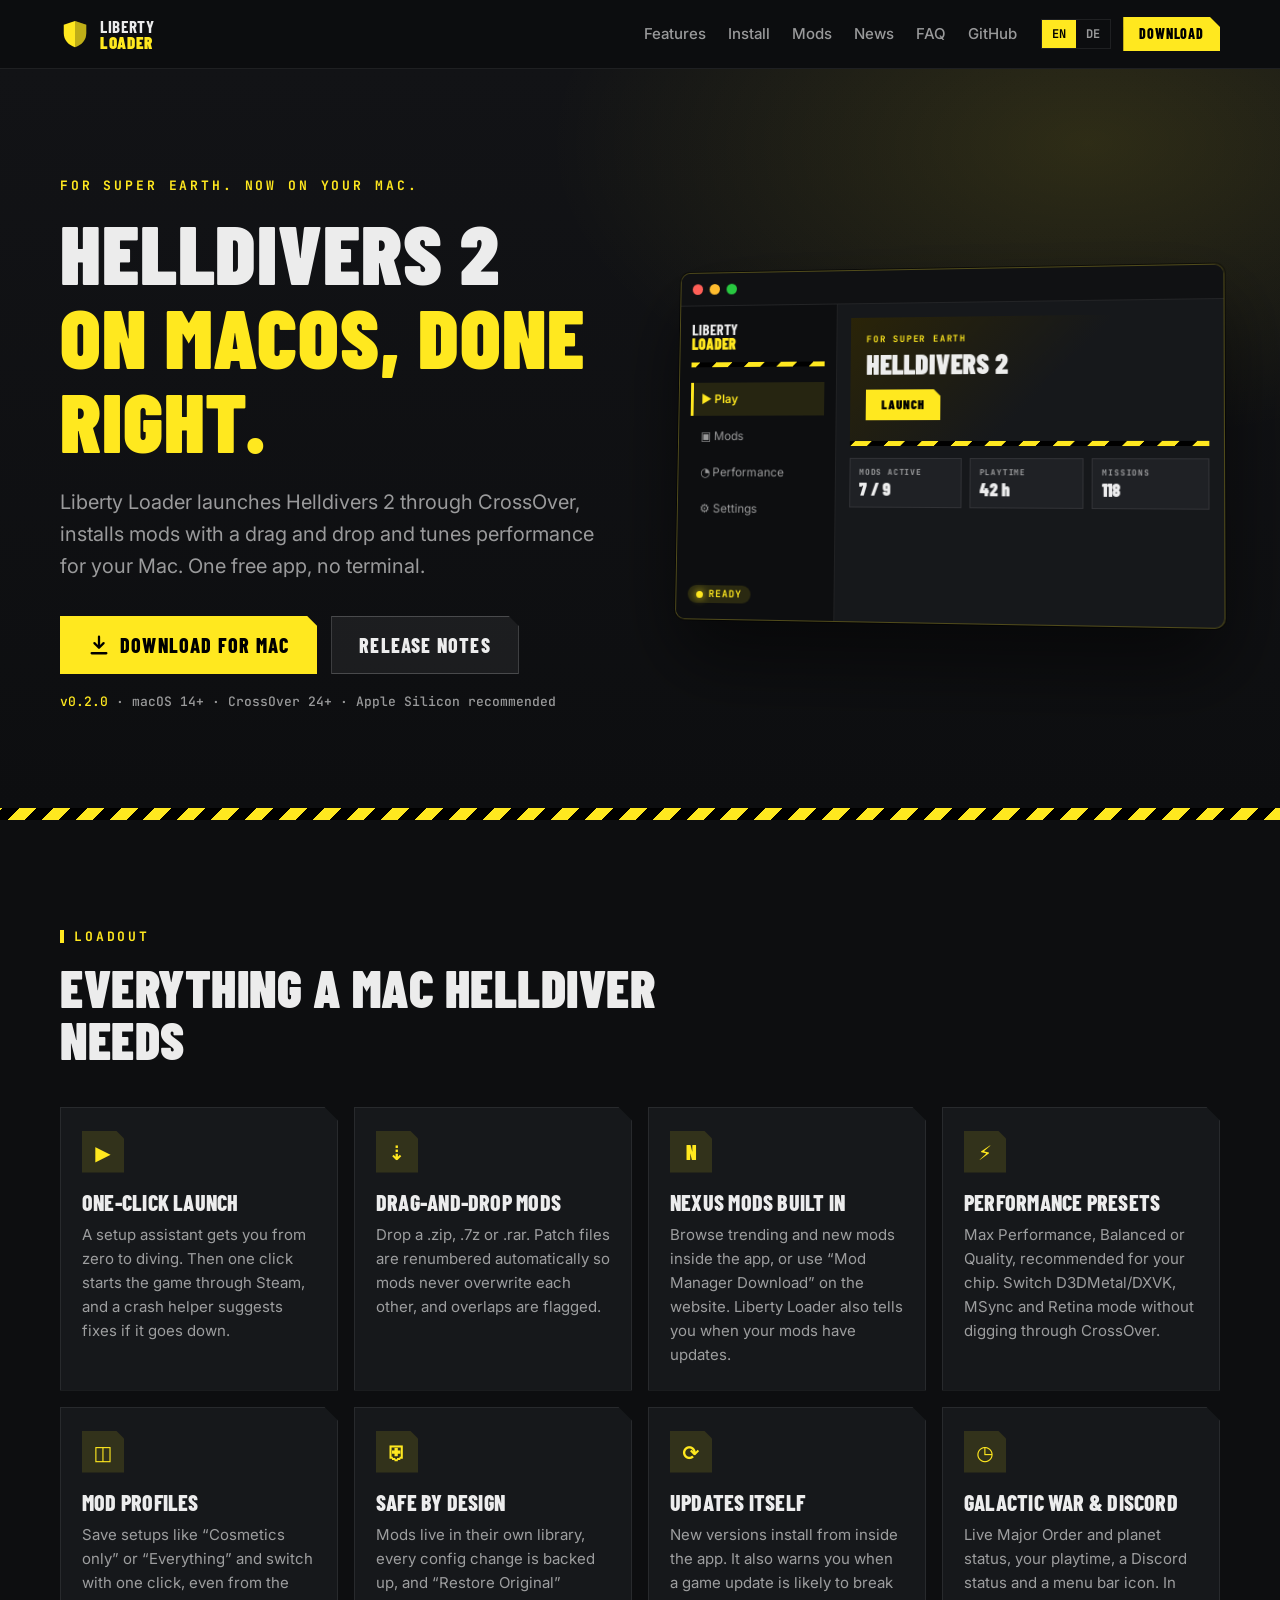
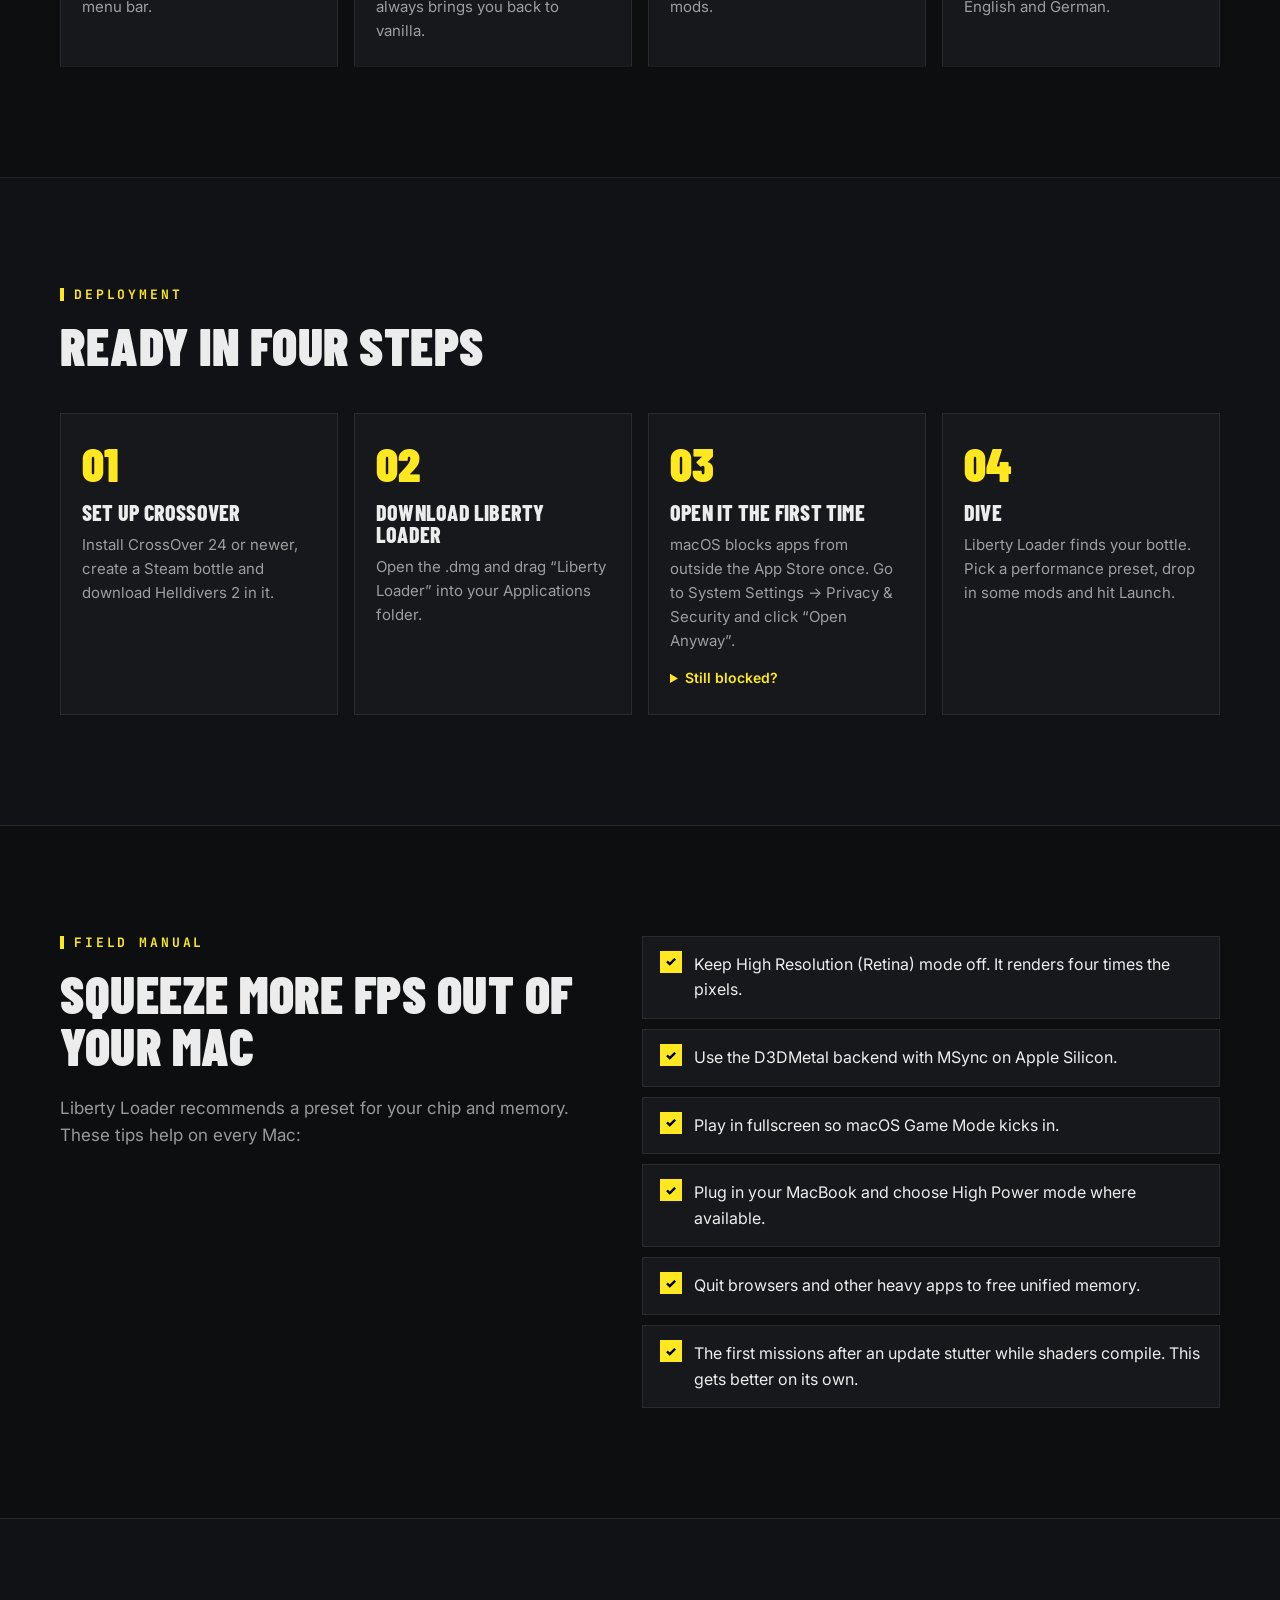
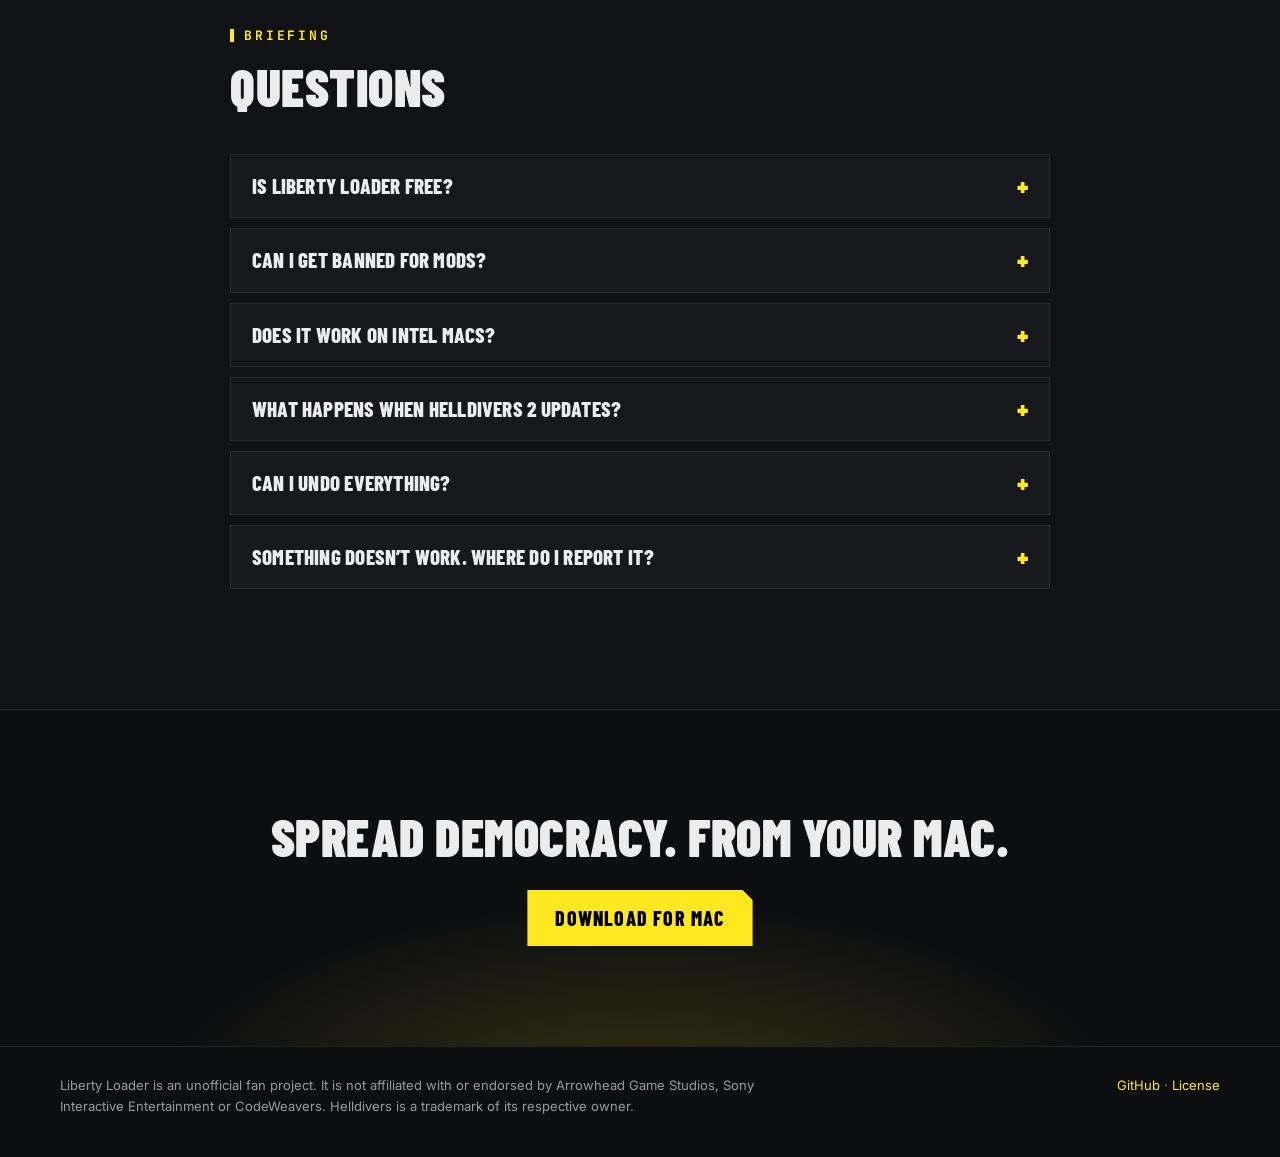
<file: site/index.html>
<!doctype html>
<html lang="en" data-title-de="Liberty Loader – Helldivers 2 auf deinem Mac">
<head>
  <meta charset="utf-8">
  <meta name="viewport" content="width=device-width, initial-scale=1">
  <title>Liberty Loader – Helldivers 2 on your Mac</title>
  <meta name="description" content="Free macOS launcher for Helldivers 2 on CrossOver: one-click launch, drag-and-drop mods, Nexus Mods integration and performance presets.">
  <meta property="og:title" content="Liberty Loader – Helldivers 2 on your Mac">
  <meta property="og:description" content="Launch, mod and tune Helldivers 2 on macOS with CrossOver.">
  <meta name="theme-color" content="#0d0e10">
  <link rel="icon" href="data:image/svg+xml,%3Csvg xmlns='http://www.w3.org/2000/svg' viewBox='0 0 64 64'%3E%3Cpath d='M32 4 8 12v18c0 15 10 26 24 30 14-4 24-15 24-30V12z' fill='%23ffe81f'/%3E%3Cpath d='M32 4v56c14-4 24-15 24-30V12z' fill='%23000' opacity='.25'/%3E%3C/svg%3E">
  <link rel="preconnect" href="https://fonts.googleapis.com">
  <link rel="preconnect" href="https://fonts.gstatic.com" crossorigin>
  <link href="https://fonts.googleapis.com/css2?family=Barlow+Condensed:wght@600;800;900&family=Inter:wght@400;500;600&family=JetBrains+Mono:wght@500;700&display=swap" rel="stylesheet">
  <link rel="stylesheet" href="styles.css">
</head>
<body>
  <a class="skip" href="#main" data-i18n="skip">Skip to content</a>

  <header class="nav">
    <div class="wrap nav-inner">
      <a class="brand" href="#top" aria-label="Liberty Loader">
        <svg class="shield" viewBox="0 0 64 64" aria-hidden="true"><path d="M32 4 8 12v18c0 15 10 26 24 30 14-4 24-15 24-30V12z"/><path class="shade" d="M32 4v56c14-4 24-15 24-30V12z"/></svg>
        <span><b>LIBERTY</b><i>LOADER</i></span>
      </a>
      <nav class="links" aria-label="Main">
        <a href="#features" data-i18n="nav.features">Features</a>
        <a href="#install" data-i18n="nav.install">Install</a>
        <a href="mods.html" data-i18n="nav.mods">Mods</a>
        <a href="news.html" data-i18n="nav.news">News</a>
        <a href="#faq" data-i18n="nav.faq">FAQ</a>
        <a href="https://github.com/Joto3D/Liberty-Loader" target="_blank" rel="noopener">GitHub</a>
      </nav>
      <div class="nav-actions">
        <div class="lang" role="group" aria-label="Language">
          <button type="button" data-lang="en">EN</button>
          <button type="button" data-lang="de">DE</button>
        </div>
        <a class="btn btn-primary btn-sm" href="#download" data-i18n="nav.download">Download</a>
      </div>
    </div>
  </header>

  <main id="main">
    <!-- Hero -->
    <section class="hero" id="top">
      <div class="wrap hero-grid">
        <div class="hero-copy">
          <p class="kicker" data-i18n="hero.kicker">For Super Earth. Now on your Mac.</p>
          <h1><span data-i18n="hero.title1">Helldivers 2</span><br><em data-i18n="hero.title2">on macOS, done right.</em></h1>
          <p class="lead" data-i18n="hero.lead">Liberty Loader launches Helldivers 2 through CrossOver, installs mods with a drag and drop and tunes performance for your Mac. One free app, no terminal.</p>
          <div class="cta" id="download">
            <a class="btn btn-primary btn-lg" href="https://github.com/Joto3D/Liberty-Loader/releases/latest/download/LibertyLoader.dmg">
              <svg viewBox="0 0 24 24" aria-hidden="true"><path d="M12 3v12m0 0-5-5m5 5 5-5M4 21h16"/></svg>
              <span data-i18n="hero.download">Download for Mac</span>
            </a>
            <a class="btn btn-ghost btn-lg" href="https://github.com/Joto3D/Liberty-Loader/releases/latest" target="_blank" rel="noopener" data-i18n="hero.notes">Release notes</a>
          </div>
          <p class="meta"><span class="version" id="version">v0.2.0</span> · <span data-i18n="hero.meta">macOS 14+ · CrossOver 24+ · Apple Silicon recommended</span></p>
        </div>

        <!-- App mockup, drawn in HTML/CSS -->
        <div class="mock" aria-hidden="true">
          <div class="mock-bar"><i></i><i></i><i></i></div>
          <div class="mock-body">
            <aside class="mock-side">
              <div class="mock-logo"><b>LIBERTY</b><i>LOADER</i></div>
              <div class="hazard thin"></div>
              <ul>
                <li class="on">▶ <span data-i18n="mock.play">Play</span></li>
                <li>▣ Mods</li>
                <li>◔ <span data-i18n="mock.perf">Performance</span></li>
                <li>⚙ <span data-i18n="mock.settings">Settings</span></li>
              </ul>
              <span class="pill"><i></i><span data-i18n="mock.ready">Ready</span></span>
            </aside>
            <div class="mock-main">
              <div class="mock-hero">
                <small data-i18n="hero.kicker2">For Super Earth</small>
                <strong>HELLDIVERS 2</strong>
                <span class="mock-btn" data-i18n="mock.launch">Launch</span>
                <div class="hazard"></div>
              </div>
              <div class="mock-tiles">
                <div><small data-i18n="mock.mods">Mods active</small><b>7 / 9</b></div>
                <div><small data-i18n="mock.time">Playtime</small><b>42 h</b></div>
                <div><small data-i18n="mock.missions">Missions</small><b>118</b></div>
              </div>
            </div>
          </div>
        </div>
      </div>
    </section>

    <div class="hazard band" role="presentation"></div>

    <!-- Features -->
    <section class="section" id="features">
      <div class="wrap">
        <header class="section-head">
          <p class="eyebrow" data-i18n="features.eyebrow">Loadout</p>
          <h2 data-i18n="features.title">Everything a Mac Helldiver needs</h2>
        </header>
        <div class="grid features">
          <article class="card">
            <span class="icon">▶</span>
            <h3 data-i18n="f.launch.t">One-click launch</h3>
            <p data-i18n="f.launch.d">A setup assistant gets you from zero to diving. Then one click starts the game through Steam, and a crash helper suggests fixes if it goes down.</p>
          </article>
          <article class="card">
            <span class="icon">⇣</span>
            <h3 data-i18n="f.mods.t">Drag-and-drop mods</h3>
            <p data-i18n="f.mods.d">Drop a .zip, .7z or .rar. Patch files are renumbered automatically so mods never overwrite each other, and overlaps are flagged.</p>
          </article>
          <article class="card">
            <span class="icon">N</span>
            <h3 data-i18n="f.nexus.t">Nexus Mods built in</h3>
            <p data-i18n="f.nexus.d">Browse trending and new mods inside the app, or use “Mod Manager Download” on the website. Liberty Loader also tells you when your mods have updates.</p>
          </article>
          <article class="card">
            <span class="icon">⚡</span>
            <h3 data-i18n="f.perf.t">Performance presets</h3>
            <p data-i18n="f.perf.d">Max Performance, Balanced or Quality, recommended for your chip. Switch D3DMetal/DXVK, MSync and Retina mode without digging through CrossOver.</p>
          </article>
          <article class="card">
            <span class="icon">◫</span>
            <h3 data-i18n="f.profiles.t">Mod profiles</h3>
            <p data-i18n="f.profiles.d">Save setups like “Cosmetics only” or “Everything” and switch with one click, even from the menu bar.</p>
          </article>
          <article class="card">
            <span class="icon">⛨</span>
            <h3 data-i18n="f.safe.t">Safe by design</h3>
            <p data-i18n="f.safe.d">Mods live in their own library, every config change is backed up, and “Restore Original” always brings you back to vanilla.</p>
          </article>
          <article class="card">
            <span class="icon">⟳</span>
            <h3 data-i18n="f.update.t">Updates itself</h3>
            <p data-i18n="f.update.d">New versions install from inside the app. It also warns you when a game update is likely to break mods.</p>
          </article>
          <article class="card">
            <span class="icon">◷</span>
            <h3 data-i18n="f.extra.t">Galactic War &amp; Discord</h3>
            <p data-i18n="f.extra.d">Live Major Order and planet status, your playtime, a Discord status and a menu bar icon. In English and German.</p>
          </article>
        </div>
      </div>
    </section>

    <!-- Install -->
    <section class="section alt" id="install">
      <div class="wrap">
        <header class="section-head">
          <p class="eyebrow" data-i18n="install.eyebrow">Deployment</p>
          <h2 data-i18n="install.title">Ready in four steps</h2>
        </header>
        <ol class="steps">
          <li>
            <h3 data-i18n="s1.t">Set up CrossOver</h3>
            <p data-i18n="s1.d">Install CrossOver 24 or newer, create a Steam bottle and download Helldivers 2 in it.</p>
          </li>
          <li>
            <h3 data-i18n="s2.t">Download Liberty Loader</h3>
            <p data-i18n="s2.d">Open the .dmg and drag “Liberty Loader” into your Applications folder.</p>
          </li>
          <li>
            <h3 data-i18n="s3.t">Open it the first time</h3>
            <p data-i18n="s3.d">macOS blocks apps from outside the App Store once. Go to System Settings → Privacy &amp; Security and click “Open Anyway”.</p>
            <details>
              <summary data-i18n="s3.more">Still blocked?</summary>
              <p data-i18n="s3.terminal">Run this once in Terminal:</p>
              <pre><code>xattr -dr com.apple.quarantine "/Applications/Liberty Loader.app"</code></pre>
            </details>
          </li>
          <li>
            <h3 data-i18n="s4.t">Dive</h3>
            <p data-i18n="s4.d">Liberty Loader finds your bottle. Pick a performance preset, drop in some mods and hit Launch.</p>
          </li>
        </ol>
      </div>
    </section>

    <!-- Performance -->
    <section class="section" id="performance">
      <div class="wrap split">
        <div>
          <p class="eyebrow" data-i18n="perf.eyebrow">Field manual</p>
          <h2 data-i18n="perf.title">Squeeze more FPS out of your Mac</h2>
          <p class="lead small" data-i18n="perf.lead">Liberty Loader recommends a preset for your chip and memory. These tips help on every Mac:</p>
        </div>
        <ul class="tips">
          <li data-i18n="tip1">Keep High Resolution (Retina) mode off. It renders four times the pixels.</li>
          <li data-i18n="tip2">Use the D3DMetal backend with MSync on Apple Silicon.</li>
          <li data-i18n="tip3">Play in fullscreen so macOS Game Mode kicks in.</li>
          <li data-i18n="tip4">Plug in your MacBook and choose High Power mode where available.</li>
          <li data-i18n="tip5">Quit browsers and other heavy apps to free unified memory.</li>
          <li data-i18n="tip6">The first missions after an update stutter while shaders compile. This gets better on its own.</li>
        </ul>
      </div>
    </section>

    <!-- FAQ -->
    <section class="section alt" id="faq">
      <div class="wrap narrow">
        <header class="section-head">
          <p class="eyebrow" data-i18n="faq.eyebrow">Briefing</p>
          <h2 data-i18n="faq.title">Questions</h2>
        </header>
        <details class="faq">
          <summary data-i18n="q1">Is Liberty Loader free?</summary>
          <p data-i18n="a1">Yes. It is open source on GitHub. CrossOver itself is a paid app from CodeWeavers.</p>
        </details>
        <details class="faq">
          <summary data-i18n="q2">Can I get banned for mods?</summary>
          <p data-i18n="a2">Cosmetic mods are generally tolerated, but anything that changes gameplay can get you kicked or banned. Mods are used at your own risk.</p>
        </details>
        <details class="faq">
          <summary data-i18n="q3">Does it work on Intel Macs?</summary>
          <p data-i18n="a3">The app runs on Intel and Apple Silicon. Helldivers 2 itself runs far better on Apple Silicon.</p>
        </details>
        <details class="faq">
          <summary data-i18n="q4">What happens when Helldivers 2 updates?</summary>
          <p data-i18n="a4">Liberty Loader notices the new game build and offers to disable all mods until their authors catch up. Your mod library is kept.</p>
        </details>
        <details class="faq">
          <summary data-i18n="q5">Can I undo everything?</summary>
          <p data-i18n="a5">Yes. “Remove All Mod Files” makes the game folder vanilla again, and “Restore Original Settings” brings back your configs from before Liberty Loader touched them.</p>
        </details>
        <details class="faq">
          <summary data-i18n="q6">Something doesn’t work. Where do I report it?</summary>
          <p><span data-i18n="a6">Open an issue on GitHub and attach the log (Settings → Show Log).</span> <a href="https://github.com/Joto3D/Liberty-Loader/issues" target="_blank" rel="noopener" data-i18n="a6link">Report an issue</a></p>
        </details>
      </div>
    </section>

    <!-- Final CTA -->
    <section class="final">
      <div class="wrap final-inner">
        <h2 data-i18n="final.title">Spread democracy. From your Mac.</h2>
        <a class="btn btn-primary btn-lg" href="https://github.com/Joto3D/Liberty-Loader/releases/latest/download/LibertyLoader.dmg" data-i18n="hero.download">Download for Mac</a>
      </div>
    </section>
  </main>

  <footer class="footer">
    <div class="wrap footer-inner">
      <p data-i18n="footer.disclaimer">Liberty Loader is an unofficial fan project. It is not affiliated with or endorsed by Arrowhead Game Studios, Sony Interactive Entertainment or CodeWeavers. Helldivers is a trademark of its respective owner.</p>
      <p><a href="https://github.com/Joto3D/Liberty-Loader" target="_blank" rel="noopener">GitHub</a> · <a href="https://github.com/Joto3D/Liberty-Loader/blob/main/LICENSE" target="_blank" rel="noopener" data-i18n="footer.license">License</a></p>
    </div>
  </footer>

  <script src="i18n.js"></script>
  <script src="main.js"></script>
</body>
</html>
</file>
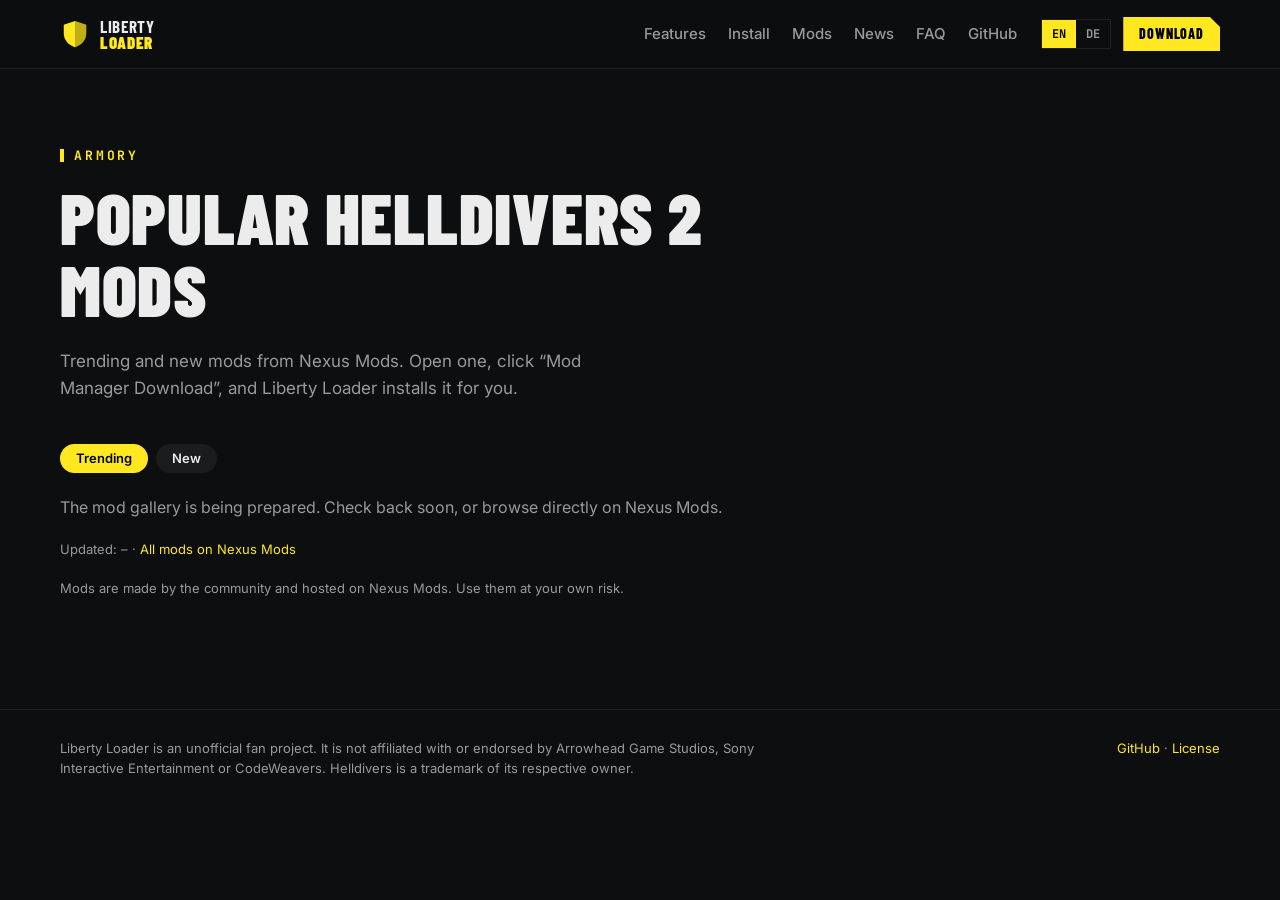
<file: site/mods.html>
<!doctype html>
<html lang="en" data-title-de="Mods – Liberty Loader">
<head>
  <meta charset="utf-8">
  <meta name="viewport" content="width=device-width, initial-scale=1">
  <title>Mods – Liberty Loader</title>
  <meta name="description" content="Popular and new Helldivers 2 mods from Nexus Mods, installable with Liberty Loader on macOS.">
  <meta property="og:title" content="Liberty Loader – Helldivers 2 on your Mac">
  <meta property="og:description" content="Launch, mod and tune Helldivers 2 on macOS with CrossOver.">
  <meta name="theme-color" content="#0d0e10">
  <link rel="icon" href="data:image/svg+xml,%3Csvg xmlns='http://www.w3.org/2000/svg' viewBox='0 0 64 64'%3E%3Cpath d='M32 4 8 12v18c0 15 10 26 24 30 14-4 24-15 24-30V12z' fill='%23ffe81f'/%3E%3Cpath d='M32 4v56c14-4 24-15 24-30V12z' fill='%23000' opacity='.25'/%3E%3C/svg%3E">
  <link rel="preconnect" href="https://fonts.googleapis.com">
  <link rel="preconnect" href="https://fonts.gstatic.com" crossorigin>
  <link href="https://fonts.googleapis.com/css2?family=Barlow+Condensed:wght@600;800;900&family=Inter:wght@400;500;600&family=JetBrains+Mono:wght@500;700&display=swap" rel="stylesheet">
  <link rel="stylesheet" href="styles.css">
</head>
<body>
  <a class="skip" href="#main" data-i18n="skip">Skip to content</a>

  <header class="nav">
    <div class="wrap nav-inner">
      <a class="brand" href="index.html" aria-label="Liberty Loader">
        <svg class="shield" viewBox="0 0 64 64" aria-hidden="true"><path d="M32 4 8 12v18c0 15 10 26 24 30 14-4 24-15 24-30V12z"/><path class="shade" d="M32 4v56c14-4 24-15 24-30V12z"/></svg>
        <span><b>LIBERTY</b><i>LOADER</i></span>
      </a>
      <nav class="links" aria-label="Main">
        <a href="index.html#features" data-i18n="nav.features">Features</a>
        <a href="index.html#install" data-i18n="nav.install">Install</a>
        <a href="mods.html" data-i18n="nav.mods">Mods</a>
        <a href="news.html" data-i18n="nav.news">News</a>
        <a href="index.html#faq" data-i18n="nav.faq">FAQ</a>
        <a href="https://github.com/Joto3D/Liberty-Loader" target="_blank" rel="noopener">GitHub</a>
      </nav>
      <div class="nav-actions">
        <div class="lang" role="group" aria-label="Language">
          <button type="button" data-lang="en">EN</button>
          <button type="button" data-lang="de">DE</button>
        </div>
        <a class="btn btn-primary btn-sm" href="index.html#download" data-i18n="nav.download">Download</a>
      </div>
    </div>
  </header>

  <main id="main">
    <section class="section page-top">
      <div class="wrap">
        <header class="section-head">
          <p class="eyebrow" data-i18n="mods.eyebrow">Armory</p>
          <h1 class="page-title" data-i18n="mods.title">Popular Helldivers 2 mods</h1>
          <p class="lead small" data-i18n="mods.lead">Trending and new mods from Nexus Mods. Open one, click “Mod Manager Download”, and Liberty Loader installs it for you.</p>
        </header>
        <div class="tabs" role="tablist">
          <button type="button" role="tab" data-tab="trending" aria-selected="true" data-i18n="mods.trending">Trending</button>
          <button type="button" role="tab" data-tab="latest" aria-selected="false" data-i18n="mods.latest">New</button>
        </div>
        <div id="mods" class="grid mods-grid" aria-live="polite"></div>
        <p id="mods-empty" class="muted" hidden data-i18n="mods.empty">The mod gallery is being prepared. Check back soon, or browse directly on Nexus Mods.</p>
        <p class="muted small-print"><span data-i18n="mods.updated">Updated:</span> <span id="mods-updated">–</span> · <a href="https://www.nexusmods.com/helldivers2/mods/" target="_blank" rel="noopener" data-i18n="mods.all">All mods on Nexus Mods</a></p>
        <p class="muted small-print" data-i18n="mods.disclaimer">Mods are made by the community and hosted on Nexus Mods. Use them at your own risk.</p>
      </div>
    </section>
  </main>

  <footer class="footer">
    <div class="wrap footer-inner">
      <p data-i18n="footer.disclaimer">Liberty Loader is an unofficial fan project. It is not affiliated with or endorsed by Arrowhead Game Studios, Sony Interactive Entertainment or CodeWeavers. Helldivers is a trademark of its respective owner.</p>
      <p><a href="https://github.com/Joto3D/Liberty-Loader" target="_blank" rel="noopener">GitHub</a> · <a href="https://github.com/Joto3D/Liberty-Loader/blob/main/LICENSE" target="_blank" rel="noopener" data-i18n="footer.license">License</a></p>
    </div>
  </footer>

  <script src="i18n.js"></script>
  <script src="main.js"></script>
  <script src="mods.js"></script>
</body>
</html>
</file>
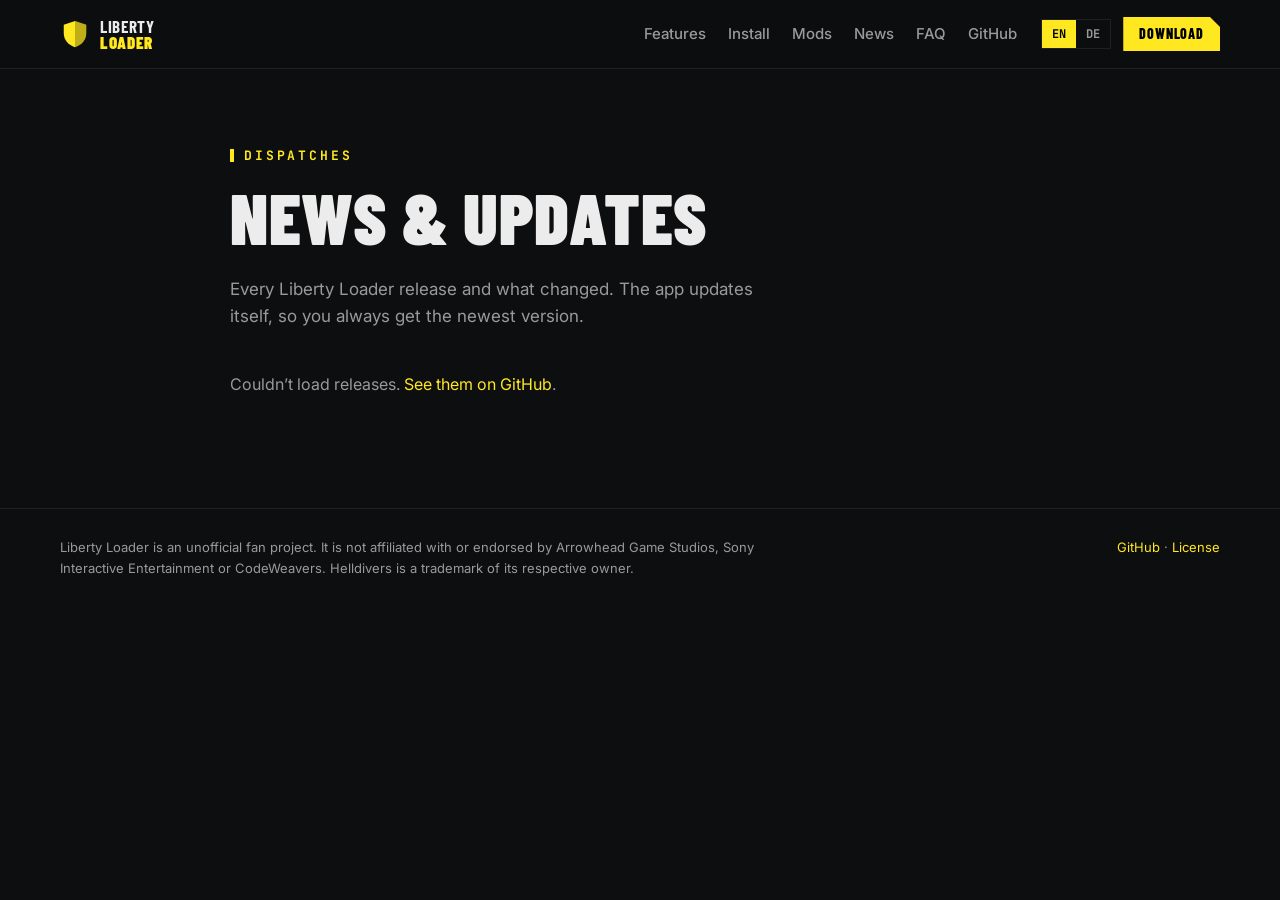
<file: site/news.html>
<!doctype html>
<html lang="en" data-title-de="Neuigkeiten – Liberty Loader">
<head>
  <meta charset="utf-8">
  <meta name="viewport" content="width=device-width, initial-scale=1">
  <title>News – Liberty Loader</title>
  <meta name="description" content="Release notes and changes for Liberty Loader, the Helldivers 2 launcher for macOS.">
  <meta property="og:title" content="Liberty Loader – Helldivers 2 on your Mac">
  <meta property="og:description" content="Launch, mod and tune Helldivers 2 on macOS with CrossOver.">
  <meta name="theme-color" content="#0d0e10">
  <link rel="icon" href="data:image/svg+xml,%3Csvg xmlns='http://www.w3.org/2000/svg' viewBox='0 0 64 64'%3E%3Cpath d='M32 4 8 12v18c0 15 10 26 24 30 14-4 24-15 24-30V12z' fill='%23ffe81f'/%3E%3Cpath d='M32 4v56c14-4 24-15 24-30V12z' fill='%23000' opacity='.25'/%3E%3C/svg%3E">
  <link rel="preconnect" href="https://fonts.googleapis.com">
  <link rel="preconnect" href="https://fonts.gstatic.com" crossorigin>
  <link href="https://fonts.googleapis.com/css2?family=Barlow+Condensed:wght@600;800;900&family=Inter:wght@400;500;600&family=JetBrains+Mono:wght@500;700&display=swap" rel="stylesheet">
  <link rel="stylesheet" href="styles.css">
</head>
<body>
  <a class="skip" href="#main" data-i18n="skip">Skip to content</a>

  <header class="nav">
    <div class="wrap nav-inner">
      <a class="brand" href="index.html" aria-label="Liberty Loader">
        <svg class="shield" viewBox="0 0 64 64" aria-hidden="true"><path d="M32 4 8 12v18c0 15 10 26 24 30 14-4 24-15 24-30V12z"/><path class="shade" d="M32 4v56c14-4 24-15 24-30V12z"/></svg>
        <span><b>LIBERTY</b><i>LOADER</i></span>
      </a>
      <nav class="links" aria-label="Main">
        <a href="index.html#features" data-i18n="nav.features">Features</a>
        <a href="index.html#install" data-i18n="nav.install">Install</a>
        <a href="mods.html" data-i18n="nav.mods">Mods</a>
        <a href="news.html" data-i18n="nav.news">News</a>
        <a href="index.html#faq" data-i18n="nav.faq">FAQ</a>
        <a href="https://github.com/Joto3D/Liberty-Loader" target="_blank" rel="noopener">GitHub</a>
      </nav>
      <div class="nav-actions">
        <div class="lang" role="group" aria-label="Language">
          <button type="button" data-lang="en">EN</button>
          <button type="button" data-lang="de">DE</button>
        </div>
        <a class="btn btn-primary btn-sm" href="index.html#download" data-i18n="nav.download">Download</a>
      </div>
    </div>
  </header>

  <main id="main">
    <section class="section page-top">
      <div class="wrap narrow">
        <header class="section-head">
          <p class="eyebrow" data-i18n="news.eyebrow">Dispatches</p>
          <h1 class="page-title" data-i18n="news.title">News &amp; updates</h1>
          <p class="lead small" data-i18n="news.lead">Every Liberty Loader release and what changed. The app updates itself, so you always get the newest version.</p>
        </header>
        <div id="releases" class="releases" aria-live="polite">
          <p class="muted" data-i18n="news.loading">Loading releases…</p>
        </div>
      </div>
    </section>
  </main>

  <footer class="footer">
    <div class="wrap footer-inner">
      <p data-i18n="footer.disclaimer">Liberty Loader is an unofficial fan project. It is not affiliated with or endorsed by Arrowhead Game Studios, Sony Interactive Entertainment or CodeWeavers. Helldivers is a trademark of its respective owner.</p>
      <p><a href="https://github.com/Joto3D/Liberty-Loader" target="_blank" rel="noopener">GitHub</a> · <a href="https://github.com/Joto3D/Liberty-Loader/blob/main/LICENSE" target="_blank" rel="noopener" data-i18n="footer.license">License</a></p>
    </div>
  </footer>

  <script src="i18n.js"></script>
  <script src="main.js"></script>
  <script src="news.js"></script>
</body>
</html>
</file>
<file: site/styles.css>
:root {
  --yellow: #ffe81f;
  --bg: #0d0e10;
  --panel: #16181b;
  --panel-2: #1f2125;
  --border: rgba(255, 255, 255, 0.08);
  --text: rgba(255, 255, 255, 0.92);
  --muted: rgba(255, 255, 255, 0.58);
  --cut: 14px;
  --display: "Barlow Condensed", "Arial Narrow", system-ui, sans-serif;
  --body: "Inter", system-ui, -apple-system, sans-serif;
  --mono: "JetBrains Mono", ui-monospace, Menlo, monospace;
}

* { box-sizing: border-box; }
html { scroll-behavior: smooth; scroll-padding-top: 80px; }
body {
  margin: 0;
  background: var(--bg);
  color: var(--text);
  font: 16px/1.6 var(--body);
  -webkit-font-smoothing: antialiased;
  overflow-x: hidden;
}
a { color: var(--yellow); text-decoration: none; }
a:hover { text-decoration: underline; }
img, svg { display: block; }
h1, h2, h3 { font-family: var(--display); font-weight: 900; text-transform: uppercase; line-height: 1; margin: 0; letter-spacing: 0.01em; }
h2 { font-size: clamp(32px, 5vw, 52px); }
h3 { font-size: 22px; font-weight: 800; }
p { margin: 0; }
:focus-visible { outline: 2px solid var(--yellow); outline-offset: 3px; }

.wrap { width: min(1160px, 100% - 32px); margin-inline: auto; }
.wrap.narrow { width: min(820px, 100% - 32px); }

.skip { position: absolute; left: -9999px; top: 8px; background: var(--yellow); color: #000; padding: 8px 12px; z-index: 100; }
.skip:focus { left: 8px; }

/* Cut-corner shape used across the site, matching the app. */
.cut { clip-path: polygon(0 0, calc(100% - var(--cut)) 0, 100% var(--cut), 100% 100%, 0 100%); }

/* Hazard stripes */
.hazard {
  height: 8px;
  background: repeating-linear-gradient(-45deg, var(--yellow) 0 12px, #000 12px 24px);
}
.hazard.thin { height: 5px; background-size: auto; }
.hazard.band { height: 12px; }

/* Buttons */
.btn {
  display: inline-flex; align-items: center; gap: 10px;
  font: 800 16px/1 var(--display); letter-spacing: 0.06em; text-transform: uppercase;
  padding: 14px 22px; border: 0; cursor: pointer; text-decoration: none !important;
  clip-path: polygon(0 0, calc(100% - 10px) 0, 100% 10px, 100% 100%, 0 100%);
  transition: transform 0.12s ease, filter 0.12s ease, background 0.12s ease;
}
.btn:active { transform: scale(0.98); }
.btn-primary { background: var(--yellow); color: #000; }
.btn-primary:hover { filter: brightness(1.08); }
.btn-ghost { background: rgba(255, 255, 255, 0.06); color: var(--text); box-shadow: inset 0 0 0 1px rgba(255, 255, 255, 0.2); }
.btn-ghost:hover { background: rgba(255, 255, 255, 0.1); }
.btn-lg { font-size: 20px; padding: 18px 28px; }
.btn-sm { font-size: 14px; padding: 10px 16px; }
.btn svg { width: 22px; height: 22px; fill: none; stroke: currentColor; stroke-width: 2.5; stroke-linecap: round; stroke-linejoin: round; }

/* Nav */
.nav {
  position: sticky; top: 0; z-index: 50;
  background: rgba(13, 14, 16, 0.82);
  backdrop-filter: blur(12px); -webkit-backdrop-filter: blur(12px);
  border-bottom: 1px solid var(--border);
}
.nav-inner { display: flex; align-items: center; gap: 24px; height: 68px; }
.brand { display: flex; align-items: center; gap: 10px; color: var(--text); text-decoration: none !important; }
.brand span { display: flex; flex-direction: column; font: 900 17px/0.95 var(--display); letter-spacing: 0.04em; }
.brand i { font-style: normal; color: var(--yellow); }
.shield { width: 30px; height: 30px; }
.shield path { fill: var(--yellow); }
.shield .shade { fill: #000; opacity: 0.25; }
.links { display: flex; gap: 22px; margin-left: auto; }
.links a { color: var(--muted); font-weight: 500; font-size: 15px; }
.links a:hover { color: var(--text); text-decoration: none; }
.nav-actions { display: flex; align-items: center; gap: 12px; }
.lang { display: flex; border: 1px solid var(--border); }
.lang button {
  background: none; border: 0; color: var(--muted); cursor: pointer;
  font: 700 12px/1 var(--mono); padding: 8px 10px;
}
.lang button[aria-pressed="true"] { background: var(--yellow); color: #000; }

/* Hero */
.hero {
  position: relative; overflow: hidden;
  padding: clamp(48px, 9vw, 110px) 0 clamp(56px, 8vw, 96px);
  background:
    radial-gradient(900px 500px at 85% 10%, rgba(255, 232, 31, 0.12), transparent 60%),
    linear-gradient(180deg, #121316, var(--bg));
}
.hero-grid { display: grid; grid-template-columns: 1fr 1fr; gap: 56px; align-items: center; }
.kicker, .eyebrow {
  font: 700 13px/1 var(--mono); letter-spacing: 0.22em; text-transform: uppercase; color: var(--yellow);
  margin-bottom: 18px;
}
.eyebrow::before { content: ""; display: inline-block; width: 4px; height: 13px; background: var(--yellow); margin-right: 10px; vertical-align: -2px; }
h1 { font-size: clamp(46px, 6.6vw, 84px); }
h1 span { white-space: nowrap; }
h1 em { font-style: normal; color: var(--yellow); }
.lead { margin-top: 24px; font-size: clamp(17px, 2vw, 20px); color: var(--muted); max-width: 560px; }
.lead.small { font-size: 17px; }
.cta { display: flex; flex-wrap: wrap; gap: 14px; margin-top: 34px; }
.meta { margin-top: 18px; font: 500 13px/1.5 var(--mono); color: var(--muted); }
.version { color: var(--yellow); }

/* App mockup */
.mock {
  background: var(--panel); border: 1px solid rgba(255, 232, 31, 0.25);
  box-shadow: 0 40px 80px rgba(0, 0, 0, 0.55), 0 0 0 1px rgba(0, 0, 0, 0.6);
  border-radius: 10px; overflow: hidden;
  transform: perspective(1400px) rotateY(-8deg) rotateX(3deg);
  font-size: 12px;
}
.mock-bar { display: flex; gap: 7px; padding: 11px 12px; background: #101113; border-bottom: 1px solid var(--border); }
.mock-bar i { width: 11px; height: 11px; border-radius: 50%; background: #3a3c40; }
.mock-bar i:first-child { background: #ff5f57; }
.mock-bar i:nth-child(2) { background: #febc2e; }
.mock-bar i:nth-child(3) { background: #28c840; }
.mock-body { display: grid; grid-template-columns: 30% 1fr; min-height: 320px; }
.mock-main { min-width: 0; }
.mock-side { background: var(--bg); padding: 16px 12px; display: flex; flex-direction: column; gap: 12px; border-right: 1px solid var(--border); }
.mock-logo { display: flex; flex-direction: column; font: 900 16px/0.95 var(--display); }
.mock-logo i { font-style: normal; color: var(--yellow); }
.mock-side ul { list-style: none; margin: 4px 0 0; padding: 0; display: grid; gap: 4px; }
.mock-side li { padding: 7px 8px; color: var(--muted); border-left: 3px solid transparent; }
.mock-side li.on { color: var(--yellow); background: rgba(255, 232, 31, 0.1); border-left-color: var(--yellow); font-weight: 600; }
.pill { margin-top: auto; align-self: flex-start; display: inline-flex; align-items: center; gap: 6px; padding: 4px 9px; border-radius: 99px; background: rgba(255, 232, 31, 0.12); color: var(--yellow); font: 700 10px/1 var(--mono); letter-spacing: 0.1em; text-transform: uppercase; }
.pill i { width: 7px; height: 7px; border-radius: 50%; background: var(--yellow); box-shadow: 0 0 8px var(--yellow); }
.mock-main { padding: 14px; display: grid; gap: 12px; align-content: start; }
.mock-hero {
  position: relative; padding: 18px 16px 26px; display: grid; gap: 6px; justify-items: start;
  background: linear-gradient(135deg, #2a2408, var(--panel) 55%);
  clip-path: polygon(0 0, calc(100% - 16px) 0, 100% 16px, 100% 100%, 0 100%);
}
.mock-hero small { font: 700 9px/1 var(--mono); letter-spacing: 0.2em; text-transform: uppercase; color: var(--yellow); }
.mock-hero strong { font: 900 28px/1 var(--display); white-space: nowrap; }
.mock-btn { margin-top: 6px; background: var(--yellow); color: #000; font: 900 13px/1 var(--display); letter-spacing: 0.08em; text-transform: uppercase; padding: 9px 16px; clip-path: polygon(0 0, calc(100% - 7px) 0, 100% 7px, 100% 100%, 0 100%); }
.mock-hero .hazard { position: absolute; left: 0; right: 0; bottom: 0; height: 5px; }
.mock-tiles { display: grid; grid-template-columns: repeat(3, 1fr); gap: 8px; }
.mock-tiles div { min-width: 0; overflow: hidden; background: var(--panel-2); padding: 9px; border: 1px solid var(--border); display: grid; gap: 2px; }
.mock-tiles small { font: 700 8px/1.2 var(--mono); letter-spacing: 0.1em; text-transform: uppercase; color: var(--muted); }
.mock-tiles b { font: 900 18px/1 var(--display); white-space: nowrap; }

/* Sections */
.section { padding: clamp(64px, 9vw, 110px) 0; }
.section.alt { background: #111215; border-block: 1px solid var(--border); }
.section-head { margin-bottom: 42px; max-width: 720px; }

.grid.features { display: grid; grid-template-columns: repeat(4, 1fr); gap: 16px; }
.card {
  background: var(--panel); padding: 24px 22px; position: relative;
  clip-path: polygon(0 0, calc(100% - var(--cut)) 0, 100% var(--cut), 100% 100%, 0 100%);
  box-shadow: inset 0 0 0 1px var(--border);
  transition: transform 0.15s ease, background 0.15s ease;
}
.card:hover { transform: translateY(-3px); background: var(--panel-2); }
.card .icon {
  display: grid; place-items: center; width: 42px; height: 42px; margin-bottom: 18px;
  background: rgba(255, 232, 31, 0.12); color: var(--yellow); font: 900 20px/1 var(--display);
  clip-path: polygon(0 0, calc(100% - 8px) 0, 100% 8px, 100% 100%, 0 100%);
}
.card h3 { margin-bottom: 10px; }
.card p { color: var(--muted); font-size: 15px; }

/* Steps */
.steps { list-style: none; counter-reset: step; padding: 0; margin: 0; display: grid; grid-template-columns: repeat(4, 1fr); gap: 16px; }
.steps li { counter-increment: step; background: var(--panel); padding: 26px 22px; box-shadow: inset 0 0 0 1px var(--border); position: relative; }
.steps li::before {
  content: "0" counter(step);
  display: block; font: 900 48px/1 var(--display); color: var(--yellow); margin-bottom: 14px;
}
.steps h3 { margin-bottom: 10px; }
.steps p { color: var(--muted); font-size: 15px; }
.steps details { margin-top: 14px; font-size: 14px; }
.steps summary { cursor: pointer; color: var(--yellow); font-weight: 600; }
pre { margin: 10px 0 0; padding: 12px; background: #000; border: 1px solid var(--border); overflow-x: auto; }
code { font: 500 12.5px/1.5 var(--mono); color: var(--text); }

/* Performance */
.split { display: grid; grid-template-columns: 1fr 1.1fr; gap: 56px; align-items: start; }
.tips { list-style: none; margin: 0; padding: 0; display: grid; gap: 10px; }
.tips li {
  background: var(--panel); padding: 16px 18px 16px 52px; position: relative; color: var(--text);
  box-shadow: inset 0 0 0 1px var(--border);
}
.tips li::before {
  content: "✓"; position: absolute; left: 18px; top: 15px;
  width: 22px; height: 22px; display: grid; place-items: center;
  background: var(--yellow); color: #000; font-weight: 900; font-size: 13px;
}

/* FAQ */
.faq { background: var(--panel); box-shadow: inset 0 0 0 1px var(--border); margin-bottom: 10px; }
.faq summary {
  cursor: pointer; list-style: none; padding: 20px 56px 20px 22px; position: relative;
  font: 800 21px/1.15 var(--display); text-transform: uppercase; letter-spacing: 0.01em;
}
.faq summary::-webkit-details-marker { display: none; }
.faq summary::after {
  content: "+"; position: absolute; right: 22px; top: 50%; transform: translateY(-50%);
  font: 900 26px/1 var(--display); color: var(--yellow); transition: transform 0.2s ease;
}
.faq[open] summary::after { transform: translateY(-50%) rotate(45deg); }
.faq p { padding: 0 22px 22px; color: var(--muted); }

/* Final CTA */
.final {
  padding: clamp(64px, 9vw, 100px) 0;
  background:
    radial-gradient(700px 300px at 50% 120%, rgba(255, 232, 31, 0.18), transparent 70%),
    var(--bg);
}
.final-inner { display: grid; justify-items: center; gap: 28px; text-align: center; }
.final h2 { max-width: 760px; }

/* Footer */
.footer { border-top: 1px solid var(--border); padding: 28px 0 40px; color: var(--muted); font-size: 13px; }
.footer-inner { display: flex; justify-content: space-between; gap: 24px; flex-wrap: wrap; }
.footer-inner p:first-child { max-width: 720px; }

/* Sub pages */
.page-top { padding-top: clamp(48px, 7vw, 80px); }
.page-title { font-size: clamp(42px, 6vw, 72px); }
.muted { color: var(--muted); }
.small-print { margin-top: 18px; font-size: 13px; }

/* News */
.releases { display: grid; gap: 16px; }
.release { background: var(--panel); padding: 26px; box-shadow: inset 0 0 0 1px var(--border);
  clip-path: polygon(0 0, calc(100% - var(--cut)) 0, 100% var(--cut), 100% 100%, 0 100%); }
.release.latest { box-shadow: inset 0 0 0 1px rgba(255, 232, 31, 0.4), inset 3px 0 0 var(--yellow); }
.release header { display: flex; align-items: center; gap: 10px; flex-wrap: wrap; margin-bottom: 10px; }
.release .tag { font: 700 13px/1 var(--mono); color: var(--yellow); }
.release .badge { font: 700 10px/1 var(--mono); letter-spacing: 0.12em; text-transform: uppercase; background: var(--yellow); color: #000; padding: 4px 7px; }
.release time { margin-left: auto; color: var(--muted); font-size: 13px; }
.release h2 { font-size: 30px; margin-bottom: 12px; }
.release .notes { color: var(--muted); font-size: 15px; margin-bottom: 18px; }
.release .notes h3 { font-size: 18px; color: var(--text); margin: 16px 0 6px; }
.release .notes ul { margin: 6px 0; padding-left: 20px; }
.release .notes p { margin: 6px 0; }
.release .notes a { word-break: break-word; }

/* Mods gallery */
.tabs { display: flex; gap: 8px; margin-bottom: 22px; }
.tabs button { background: rgba(255, 255, 255, 0.06); color: var(--text); border: 0; border-radius: 99px; padding: 8px 16px; font: 600 13px/1 var(--body); cursor: pointer; }
.tabs button[aria-selected="true"] { background: var(--yellow); color: #000; }
.grid.mods-grid { display: grid; grid-template-columns: repeat(auto-fill, minmax(240px, 1fr)); gap: 16px; }
.mod-card { background: var(--panel); box-shadow: inset 0 0 0 1px var(--border); display: flex; flex-direction: column;
  clip-path: polygon(0 0, calc(100% - var(--cut)) 0, 100% var(--cut), 100% 100%, 0 100%); transition: transform 0.15s ease; }
.mod-card:hover { transform: translateY(-3px); }
.mod-card .thumb { display: grid; place-items: center; aspect-ratio: 16 / 9; background: var(--panel-2); overflow: hidden; }
.mod-card .thumb img { width: 100%; height: 100%; object-fit: cover; }
.mod-card .ph { color: rgba(255, 232, 31, 0.4); font-size: 32px; }
.mod-body { padding: 16px; display: flex; flex-direction: column; gap: 8px; flex: 1; }
.mod-body h3 { font-size: 20px; }
.mod-body p { color: var(--muted); font-size: 14px; }
.mod-body .mod-meta { font: 500 12px/1.4 var(--mono); }
.mod-body .btn { margin-top: auto; align-self: flex-start; }

/* Responsive */
@media (max-width: 1020px) {
  .grid.features, .steps { grid-template-columns: repeat(2, 1fr); }
  .hero-grid, .split { grid-template-columns: 1fr; gap: 40px; }
  .mock { transform: none; max-width: 560px; }
}
@media (max-width: 760px) {
  .links { display: none; }
  .nav-actions { margin-left: auto; }
}
@media (max-width: 560px) {
  .grid.features, .steps { grid-template-columns: 1fr; }
  .btn-lg { width: 100%; justify-content: center; }
  .mock-body { grid-template-columns: 1fr; }
  .mock-side { display: none; }
  .nav-actions .btn { display: none; }
}
@media (prefers-reduced-motion: reduce) {
  * { transition: none !important; scroll-behavior: auto !important; }
}
</file>
